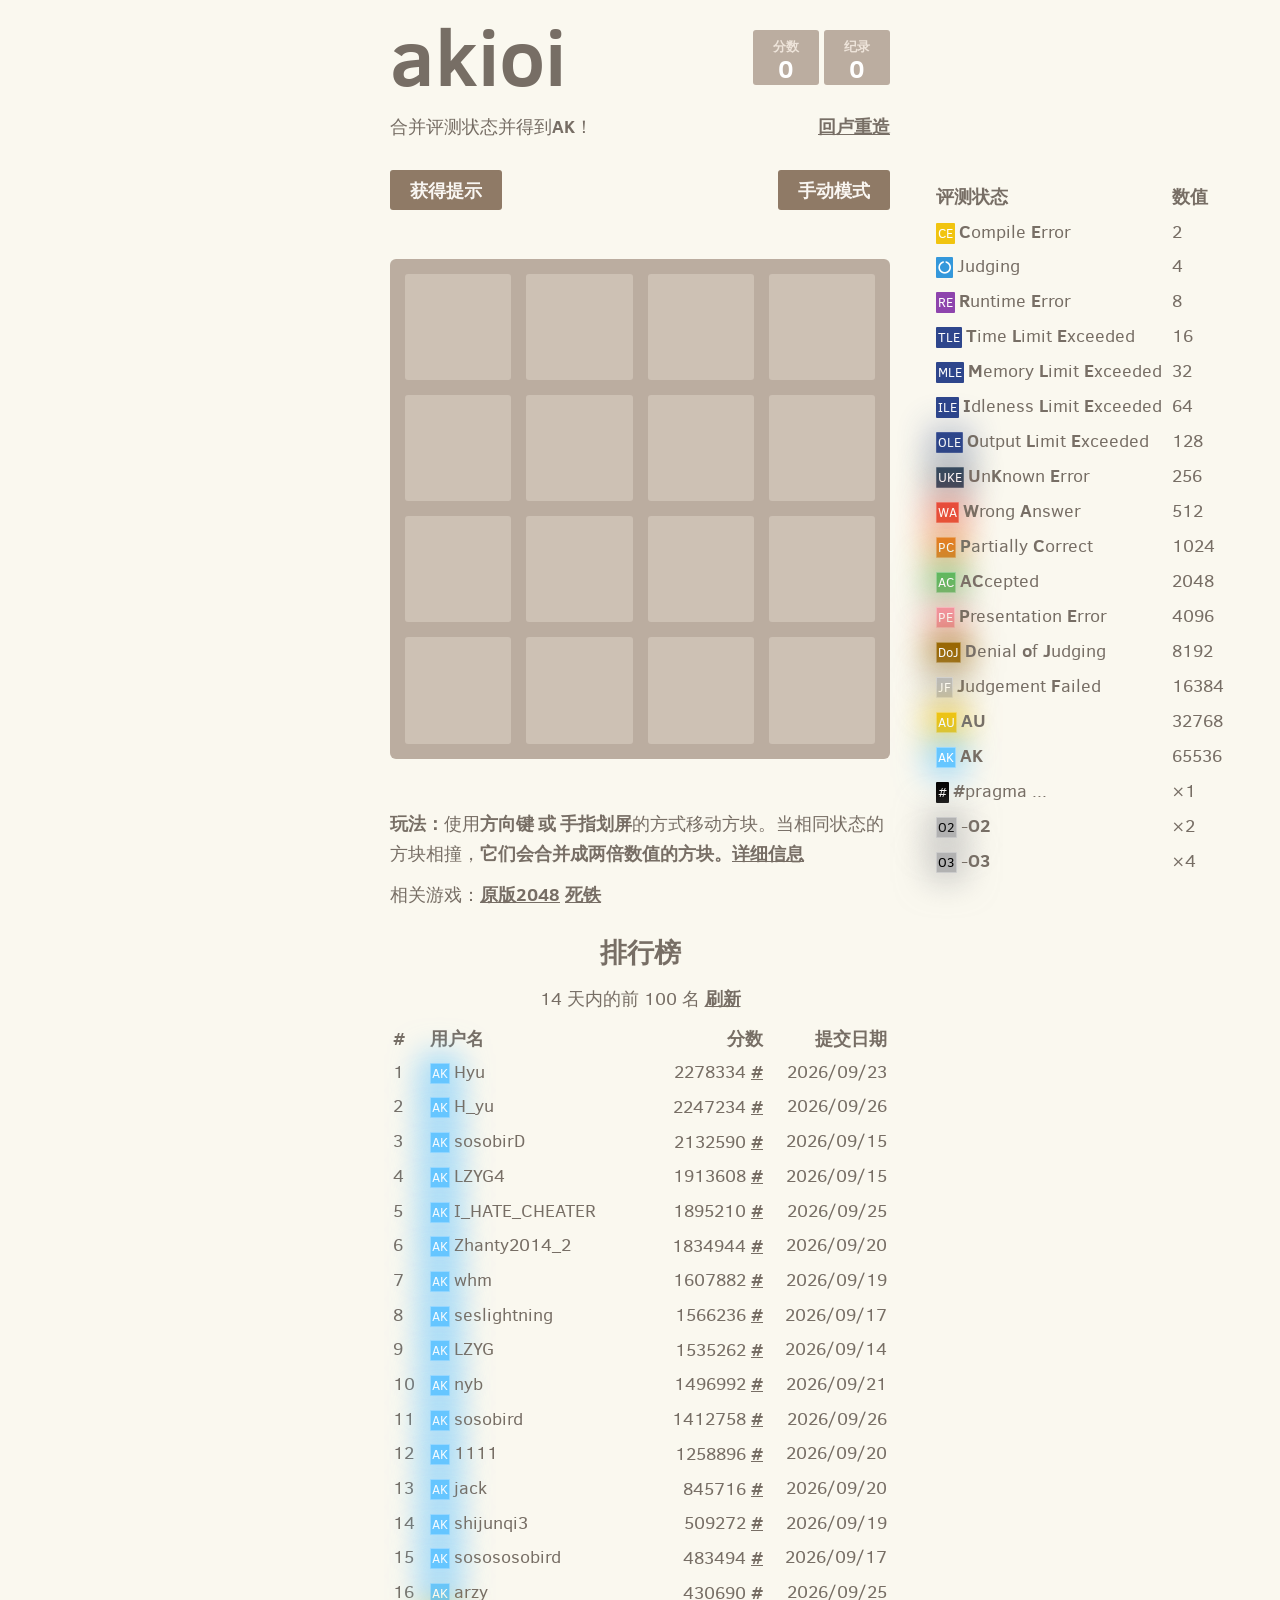
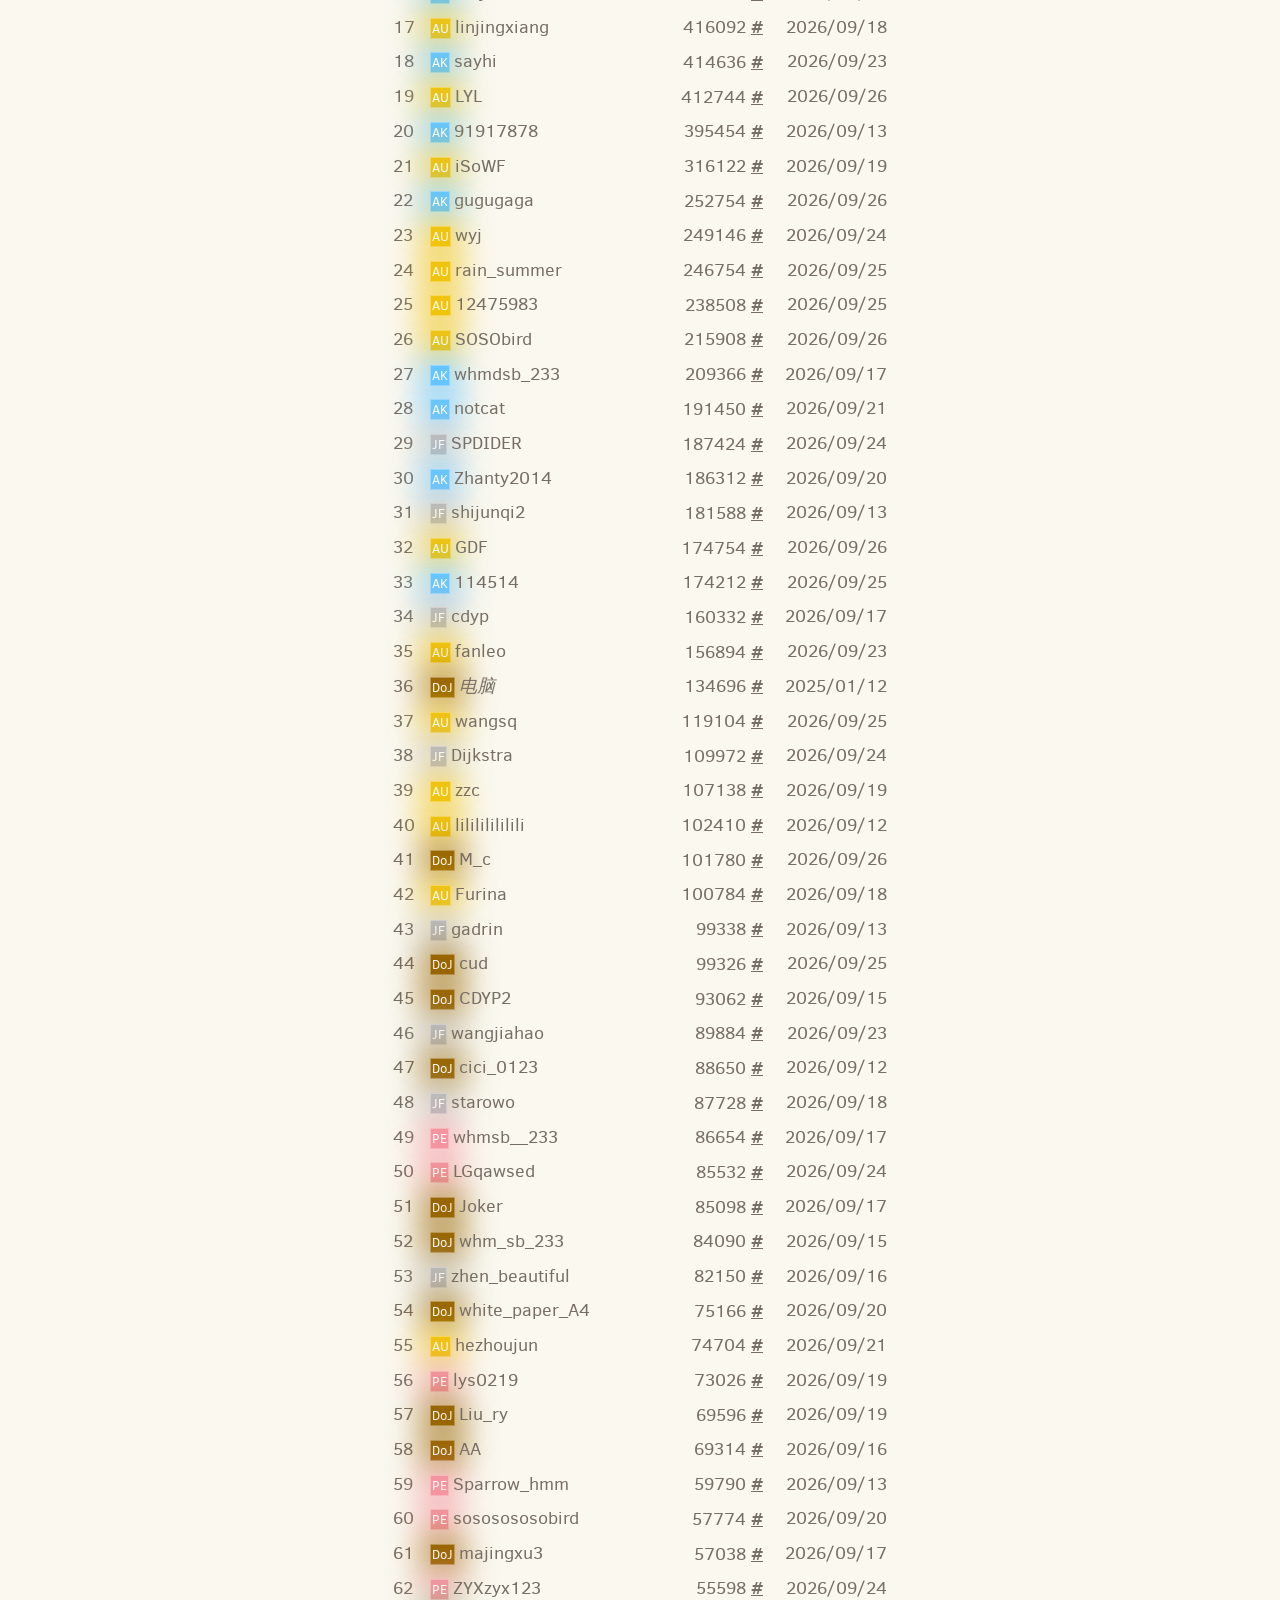
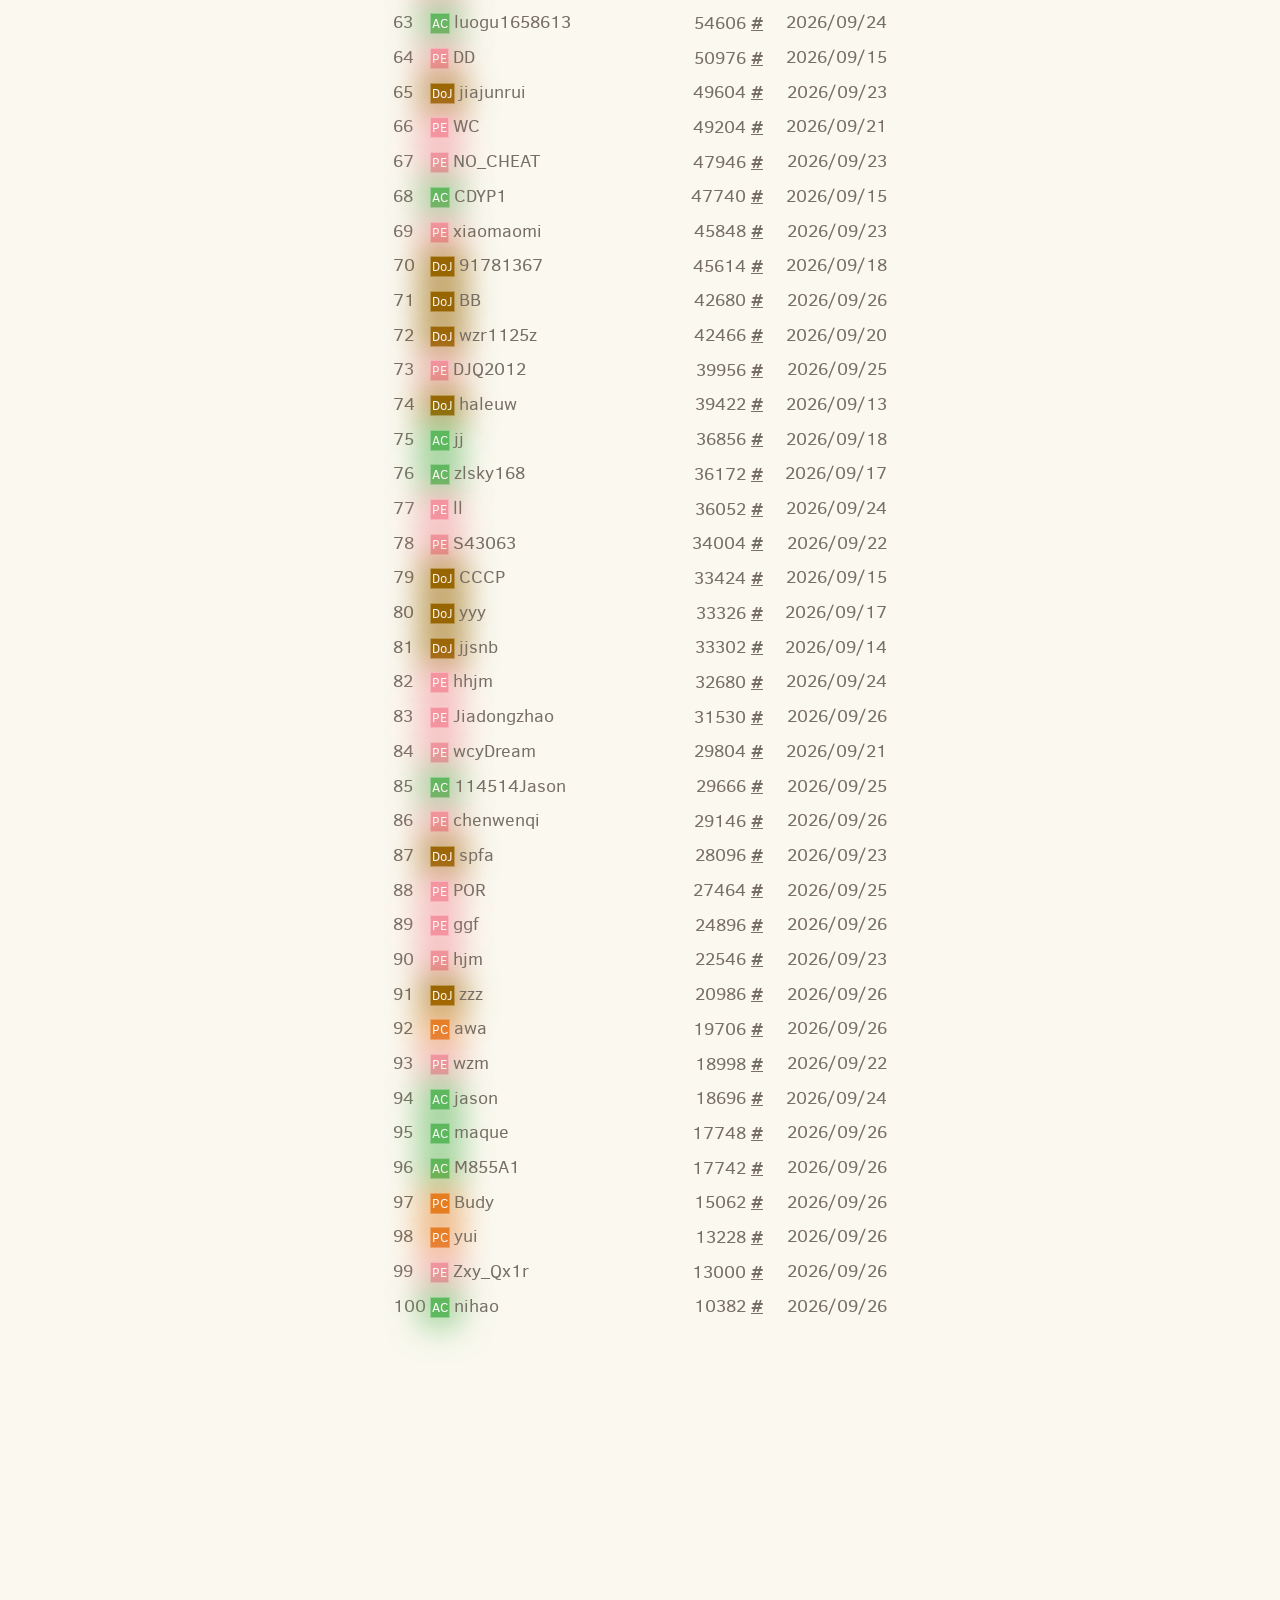
<file: index.html>
<!DOCTYPE html>
<html>
    
    <head>
        <meta charset="utf-8">
        <title>AK IOI</title>
        <link href="style/main.css" rel="stylesheet" type="text/css" encoding="utf-8">
        <link href="style/ai.css" rel="stylesheet" type="text/css">
        <link href="vendor/cdn.jsdelivr.net/npm/font-awesome@4.7.0/css/font-awesome.min.css" rel="stylesheet" type="text/css">
        <link rel="shortcut icon" href="favicon.ico">
        <script src="vendor/cdn.jsdelivr.net/npm/jquery@3.2.1/dist/jquery.min.js"></script>
        <meta name="HandheldFriendly" content="True">
        <meta name="MobileOptimized" content="320">
        <meta name="viewport" content="width=device-width, target-densitydpi=160dpi, initial-scale=1.0, maximum-scale=1, user-scalable=no">
        <meta property="og:title" content="AK IOI 游戏" />
        <meta property="og:site_name" content="AK IOI 游戏" />
        <meta property="og:description" content="合并评测状态并获得AK！警告：该游戏非常容易上瘾" />
        <meta property="og:image" content="http://gabrielecirulli.github.io/2048/meta/og_image.png" />
        <style>
        .game-container {
            touch-action: none;
        }
        </style>
        <script>
        	localStorage['65536AI_ActualValue'] = false;
        </script>
    </head>
    
    <body>
        <div class="mobile-top"></div>
        <div class="container">
            <div class="game-explanation game-list" style="pointer-events:none;position:absolute;padding-left:540px;padding-top:128px;">
                <table class="status-list">
                    <style>.status-list th,.status-list td{text-align:left;padding:4px;}</style>
                    <tr>
                        <th>评测状态</th>
                        <th>数值</th>
                    </tr>
                    <tr>
                        <td><span class="tile tile-2 example">CE</span><span class="game-list-label"><strong>C</strong>ompile <strong>E</strong>rror</span></td>
                        <td>2</td>
                    </tr>
                    <tr>
                        <td><span class="tile tile-4 example"><i class="fa fa-spin fa-circle-o-notch"></i></span><span class="game-list-label">Judging</span></td>
                        <td>4</td>
                    </tr>
                    <tr>
                        <td><span class="tile tile-8 example">RE</span><span class="game-list-label"><strong>R</strong>untime <strong>E</strong>rror</span></td>
                        <td>8</td>
                    </tr>
                    <tr>
                        <td><span class="tile tile-16 example">TLE</span><span class="game-list-label"><strong>T</strong>ime <strong>L</strong>imit <strong>E</strong>xceeded</span></td>
                        <td>16</td>
                    </tr>
                    <tr>
                        <td><span class="tile tile-32 example">MLE</span><span class="game-list-label"><strong>M</strong>emory <strong>L</strong>imit <strong>E</strong>xceeded</span></td>
                        <td>32</td>
                    </tr>
                    <tr>
                        <td><span class="tile tile-64 example">ILE</span><span class="game-list-label"><strong>I</strong>dleness <strong>L</strong>imit <strong>E</strong>xceeded</span></td>
                        <td>64</td>
                    </tr>
                    <tr>
                        <td><span class="tile tile-128 example">OLE</span><span class="game-list-label"><strong>O</strong>utput <strong>L</strong>imit <strong>E</strong>xceeded</span></td>
                        <td>128</td>
                    </tr>
                    <tr>
                        <td><span class="tile tile-256 example">UKE</span><span class="game-list-label"><strong>U</strong>n<strong>K</strong>nown <strong>E</strong>rror</span></td>
                        <td>256</td>
                    </tr>
                    <tr>
                        <td><span class="tile tile-512 example">WA</span><span class="game-list-label"><strong>W</strong>rong <strong>A</strong>nswer</span></td>
                        <td>512</td>
                    </tr>
                    <tr>
                        <td><span class="tile tile-1024 example">PC</span><span class="game-list-label"><strong>P</strong>artially <strong>C</strong>orrect</span></td>
                        <td>1024</td>
                    </tr>
                    <tr>
                        <td><span class="tile tile-2048 example">AC</span><span class="game-list-label"><strong>AC</strong>cepted</span></td>
                        <td>2048</td>
                    </tr>
                    <tr>
                        <td><span class="tile tile-4096 example">PE</span><span class="game-list-label"><strong>P</strong>resentation <strong>E</strong>rror</span></td>
                        <td>4096</td>
                    </tr>
                    <tr>
                        <td><span class="tile tile-8192 example">DoJ</span><span class="game-list-label"><strong>D</strong>enial <strong>o</strong>f <strong>J</strong>udging</span></td>
                        <td>8192</td>
                    </tr>
                    <tr>
                        <td><span class="tile tile-16384 example">JF</span><span class="game-list-label"><strong>J</strong>udgement <strong>F</strong>ailed</span></td>
                        <td>16384</td>
                    </tr>
                    <tr>
                        <td><span class="tile tile-32768 example">AU</span><span class="game-list-label"><strong>AU</strong></span></td>
                        <td>32768</td>
                    </tr>
                    <tr>
                        <td><span class="tile tile-65536 example">AK</span><span class="game-list-label"><strong>AK</strong></span></td>
                        <td>65536</td>
                    </tr>
                    <tr>
                        <td><span class="tile tile--1 example">#</span><span class="game-list-label"><strong>#</strong>pragma ...</span></td>
                        <td>×1</td>
                    </tr>
                    <tr>
                        <td><span class="tile tile--2 example">O2</span><span class="game-list-label">-<strong>O2</strong></span></td>
                        <td>×2</td>
                    </tr>
                    <tr>
                        <td><span class="tile tile--4 example">O3</span><span class="game-list-label">-<strong>O3</strong></span></td>
                        <td>×4</td>
                    </tr>
                </table>
            </div>
            <div class="heading">
                 <h1 class="title">akioi</h1>

                <div style="float:right">
                  <div class="score-container">0</div>
                  <div class="best-container">0</div>
                </div>
            </div>
            <p class="game-intro">合并评测状态并得到<strong>AK</strong>！
                <a class="restart-button" style="float:right;">回卢重造</a>
            </p>
            <div class="controls">
                <div id="hint-button-container">
                    <button id="hint-button" class="ai-button">获得提示</button>
                </div>
                <div id="feedback-container" href="javascript:void(0)" onclick="document.querySelector('#feedback-container').innerHTML='';"></div>
                <div id="run-button-container">
                    <button id="run-button" class="ai-button">手动模式</button>
                </div>
            </div>
            <div class="game-container">
                <div class="game-message">
                    <p></p>
                    <div class="lower">
                        <a class="retry-button">重玩</a>
                        <a class="score-sharing">提交成绩</a>
                    </div>
                </div>
                <div class="grid-container">
                    <div class="grid-row">
                        <div class="grid-cell"></div>
                        <div class="grid-cell"></div>
                        <div class="grid-cell"></div>
                        <div class="grid-cell"></div>
                    </div>
                    <div class="grid-row">
                        <div class="grid-cell"></div>
                        <div class="grid-cell"></div>
                        <div class="grid-cell"></div>
                        <div class="grid-cell"></div>
                    </div>
                    <div class="grid-row">
                        <div class="grid-cell"></div>
                        <div class="grid-cell"></div>
                        <div class="grid-cell"></div>
                        <div class="grid-cell"></div>
                    </div>
                    <div class="grid-row">
                        <div class="grid-cell"></div>
                        <div class="grid-cell"></div>
                        <div class="grid-cell"></div>
                        <div class="grid-cell"></div>
                    </div>
                </div>
                <div class="tile-container"></div>
            </div>
            <p class="game-explanation"> <strong class="important">玩法：</strong>使用<strong>方向键 或 手指划屏</strong>的方式移动方块。当相同状态的方块相撞，<strong>它们会合并成两倍数值的方块。</strong><a href="wiki/index.html" target="_blank">详细信息</a>
            </p>
            <p>相关游戏：<a href="https://2048game.com/" target="_blank">原版2048</a> <a href="https://dimit.me/Fe26/index_zh_CN.html" target="_blank">死铁</a></p>
            <p style="margin-top:8px;display:none;" class="game-explanation" id="getfixed"> <strong class="important">提示：</strong>iOS设备的滚动锁定功能存在问题。你可以<a href="javascript:void(0)" onclick="document.querySelector('html').style.position='fixed';">禁止滚动</a> 以获得更好的游戏体验。
            </p>
            <h2><center>排行榜</center></h2>
            <p style="margin-top:-8px;"><center>14 天内的前 100 名&nbsp;<a href="javascript:;" onclick="showrank()">刷新</a></center></p>
            <p class="ranklist-show-area" style="margin-bottom: 300px;"></p>
            <script>
                var rank_is_loading = false;
                function showrank() {
                    if(rank_is_loading) return;
                    rank_is_loading = true;
                    $showbox = $('.ranklist-show-area');
                    $showbox.html('正在加载...');
                    $.ajax({
                        type: "GET",
                        cache: false,
                        url: "ranklist/ranklist.php",
                        dataType: "text",
                        error: function(e) {
                            console.log('排行加载失败：',e);
                            $showbox.html('加载失败');
                            rank_is_loading=false;
                        },
                        success: function(e) {
                            $showbox.html(e);
                            rank_is_loading=false;
                        }
                    });
                }
                showrank();
                function hideinfo() {
                    $('.ranklist-info').css('display','none');
                }
                function hideann() {
                    $('.ann-info').css('display','none');
                }
                function showinfo(id) {
                    $area = $('.info-code');
                    $box = $('.ranklist-info');
                    $.ajax({
                        type: "GET",
                        cache: false,
                        url: "ranklist/get_info.php?gameid="+id,
                        dataType: "text",
                        error: function(e) {
                            console.log('详情加载失败：',e);
                            $area.html('加载失败');
                            $box.css('display','block');
                        },
                        success: function(e) {
                            $area.html(e);
                            $box.css('display','block');
                        }
                    });
                }
                function showann(id) {
                    $area = $('.ann-code');
                    $box = $('.ann-info');
                    $.ajax({
                        type: "GET",
                        cache: false,
                        url: "skip-announcement/"+id+".txt",
                        dataType: "text",
                        error: function(e) {
                            console.log('详情加载失败：',e);
                            $area.html('加载失败');
                            $box.css('display','block');
                        },
                        success: function(e) {
                            $area.html(e);
                            $box.css('display','block');
                        }
                    });
                }
            </script>
            <style>
                .ranklist-info,
                .ann-info {
                    position:fixed;
                    width:100%;
                    height:100%;
                    left:0;
                    top:0;
                    background-color:rgba(0,0,0,0.5);
                    z-index:500;
                    /*overflow-y:scroll;*/
                    padding:16px;
                    display:block;
                }
                .ranklist-info-inner,
                .ann-info-inner{
                    width: calc(100% - 56px);
                    height: calc(100% - 56px);
                    background-color:#FFF;
                    z-index:501;
                    padding:12px;
                }
                .code-block {
                    border:1px solid #666;
                    background-color: #EEE;
                    font-size:14px;
                    padding:4px;
                    overflow-x:scroll;
                    overflow-y:scroll;
                }
                .info-code,
                .ann-code{
                    width: calc(100% - 13px);
                    height: calc(100% - 45px);
                    margin-bottom:0px;
                    font-size: 17px;
                }
            </style>
            <div class="ranklist-info" style="display:none;">
                <div class="ranklist-info-inner">
                    <h3 style="line-height:20%;margin-top:8px;"><a onclick="hideinfo()">×</a>&nbsp;记录详情</h3>
                    <pre class="code-block info-code">
                        Test text
                    </pre>
                </div>
            </div>
            <div class="ann-info" style="display:none;">
                <div class="ann-info-inner">
                    <h3 style="line-height:20%;margin-top:8px;"><a onclick="hideann()">×</a>&nbsp;作弊说明</h3>
                    <pre class="code-block ann-code">
                        Test text
                    </pre>
                </div>
            </div>
            <!--hr>
            Credits moved to wiki.
            <p>Created by <a href="http://gabrielecirulli.com" target="_blank">Gabriele Cirulli.</a> Based on <a href="https://itunes.apple.com/us/app/1024!/id823499224" target="_blank">1024 by Veewo Studio</a> and conceptually similar to <a href="http://asherv.com/threes/"
                target="_blank">Threes by Asher Vollmer.</a>

            </p>
            <p>AI solver by <a href="https://github.com/ov3y/65536-AI">Matt Overlan</a>

            </p>
            <div class="sharing"> <a href="https://localhost:1/share" class="twitter-share-button" data-text="Check out 65536, a game where you join numbers to score high! #65536game #65536ai" data-via="gabrielecirulli">Tweet</a>

                <script>
                ! function (d, s, id) {
                    var js, fjs = d.getElementsByTagName(s)[0],
                        p = /^http:/.test(d.location) ? 'http' : 'https';
                    if (!d.getElementById(id)) {
                        js = d.createElement(s);
                        js.id = id;
                        js.src = p + '://localhost:1/widgets.js';
                        fjs.parentNode.insertBefore(js, fjs);
                    }
                }(document, 'script', 'twitter-wjs');
                </script> <span class="btc-donate">
        <a href="bitcoin:1Ec6onfsQmoP9kkL3zkpB6c5sA4PVcXU2i">
          <img src="meta/icon_bitcoin.png">Donate
        </a>
        <span class="address"><code>1Ec6onfsQmoP9kkL3zkpB6c5sA4PVcXU2i</code></span>
</span>
            </div>
        </div-->
        </div>
        <script src="js/animframe_polyfill.js"></script>
        <script src="js/hammer.min.js"></script>
        <script src="js/keyboard_input_manager.js"></script>
        <script src="js/html_actuator.js"></script>
        <script src="js/grid.js"></script>
        <script src="js/tile.js"></script>
        <script src="js/game_manager.js"></script>
        <script src="js/application.js"></script>
        <!--script src="js/all.js"></script-->
        <script src="js/ai.js"></script>
        <!--script src="https://cdn.luogu.org/js/jquery-2.1.1.min.js"></script-->
        <script>
          function IsPC(){    
            var userAgentInfo = navigator.userAgent;  
            var Agents = new Array("Android", "iPhone", "SymbianOS", "Windows Phone", "iPad", "iPod");    
            var flag = true;
            for (var v = 0; v < Agents.length; v++) {    
              if (userAgentInfo.indexOf(Agents[v]) > 0) { flag = false; break; }    
            }    
            return flag;    
          }
          var u = navigator.userAgent;
          var isiOS = !!u.match(/\(i[^;]+;( U;)? CPU.+Mac OS X/);
          if(!isiOS) document.getElementById("getfixed").style.display="none";
        </script>
        


        <!--TRAKING CODE PLEASE REMOVE-->
        <script
            async
            src="https://analytics.sparkslab.art/script.js"
            data-website-id="19eea08a-0ecc-4c91-b6fb-1a1234e10586"
            data-domains="apps.ak-ioi.com"
        ></script>

        <!--DO NOT REMOVE THIS-->
        <script>
            /**
             * Tracked:
             * restart - 重新开始游戏
             * // end - 游戏结束
             * submit - 提交成绩
             */
            /**
             * The tracking function
             */
            window.sendAnalyticsEvent = (name) => {
                if(window.umami) {
                    window.umami.track(name)
                }
            }
        </script>
    </body>

</html>
</file>
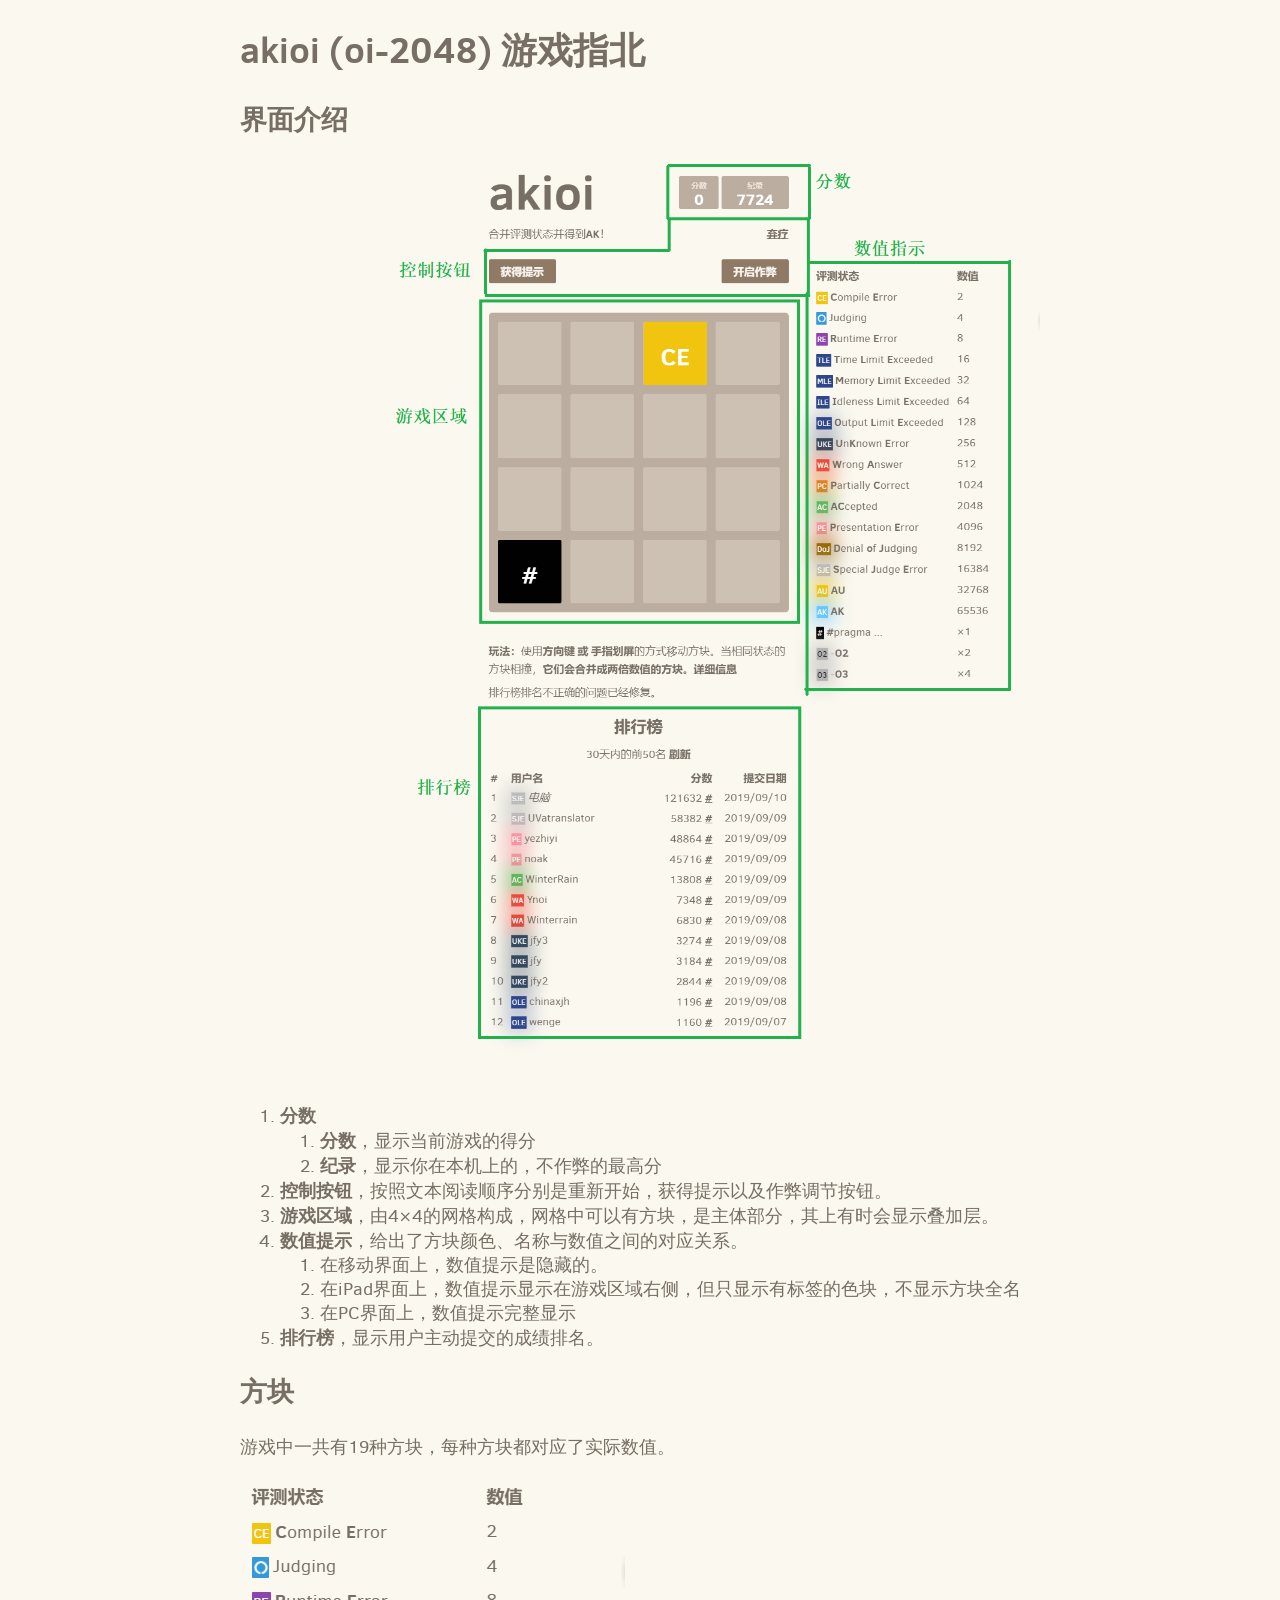
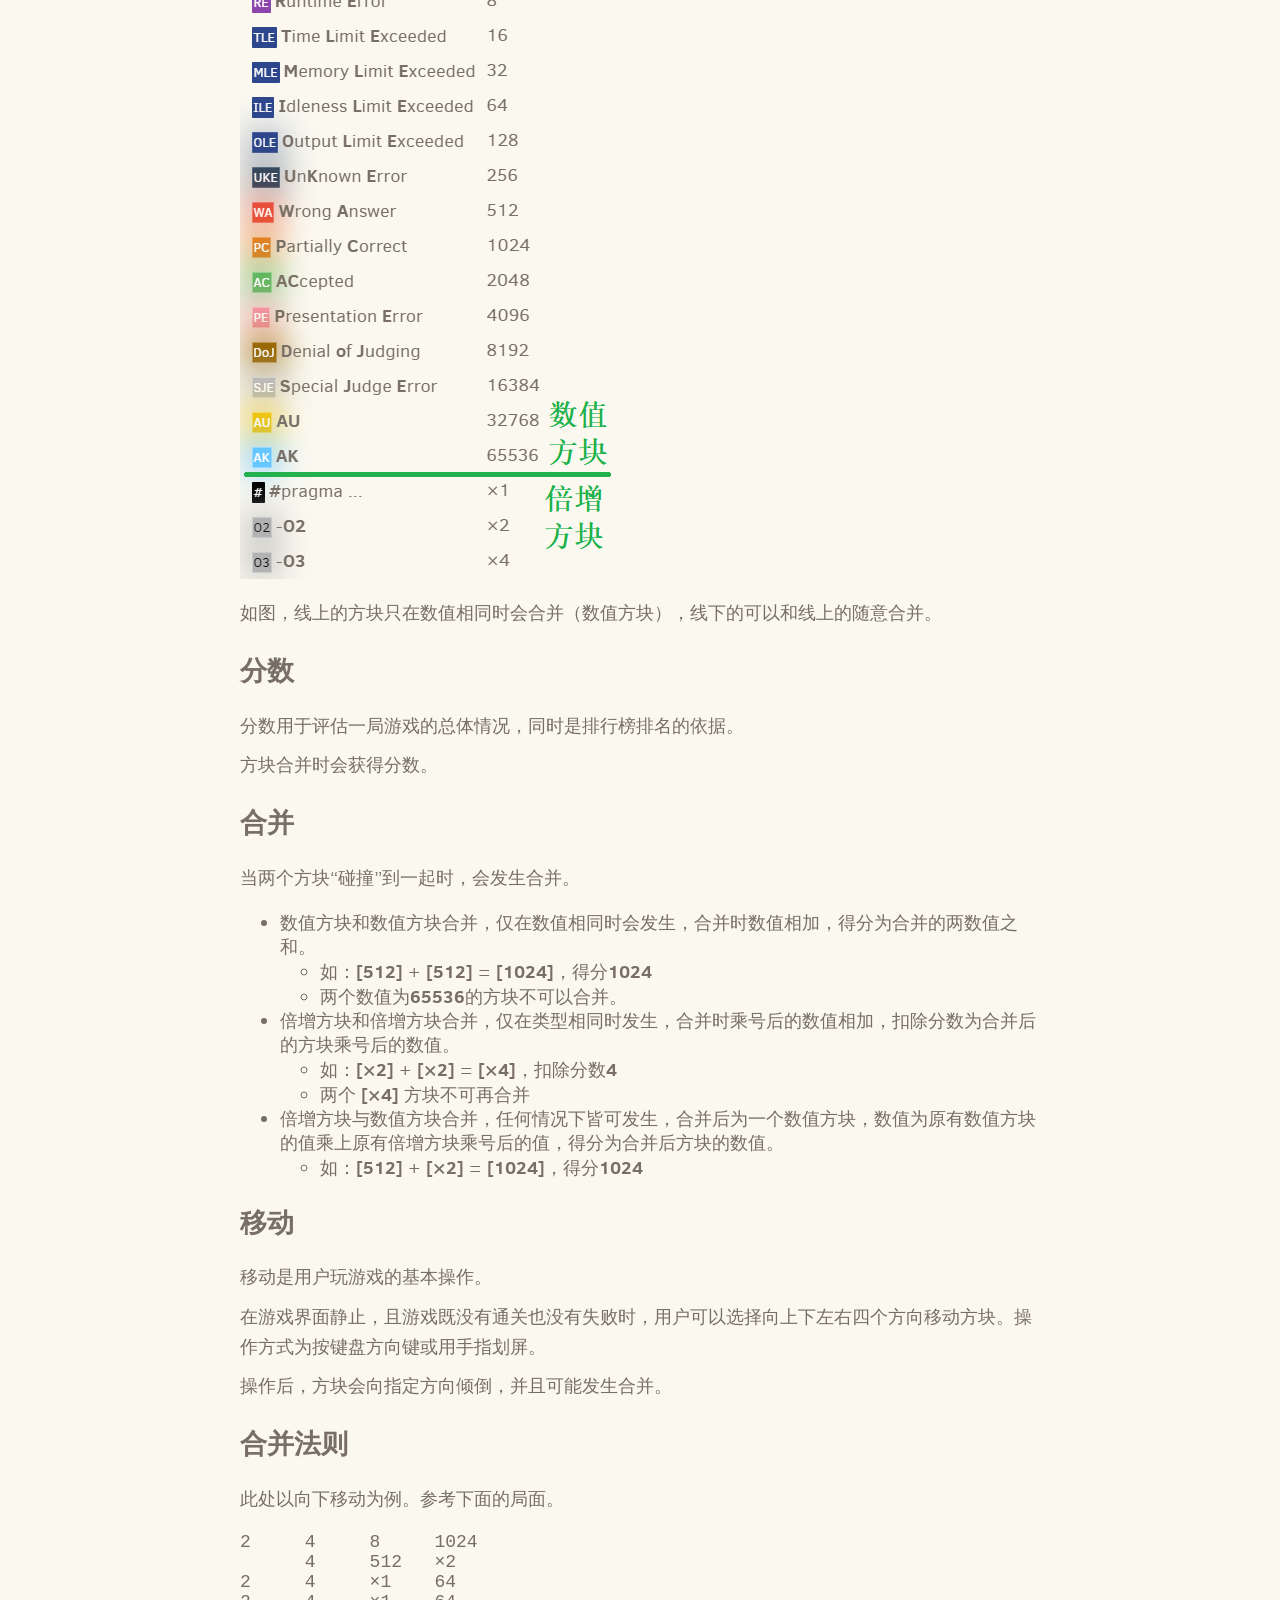
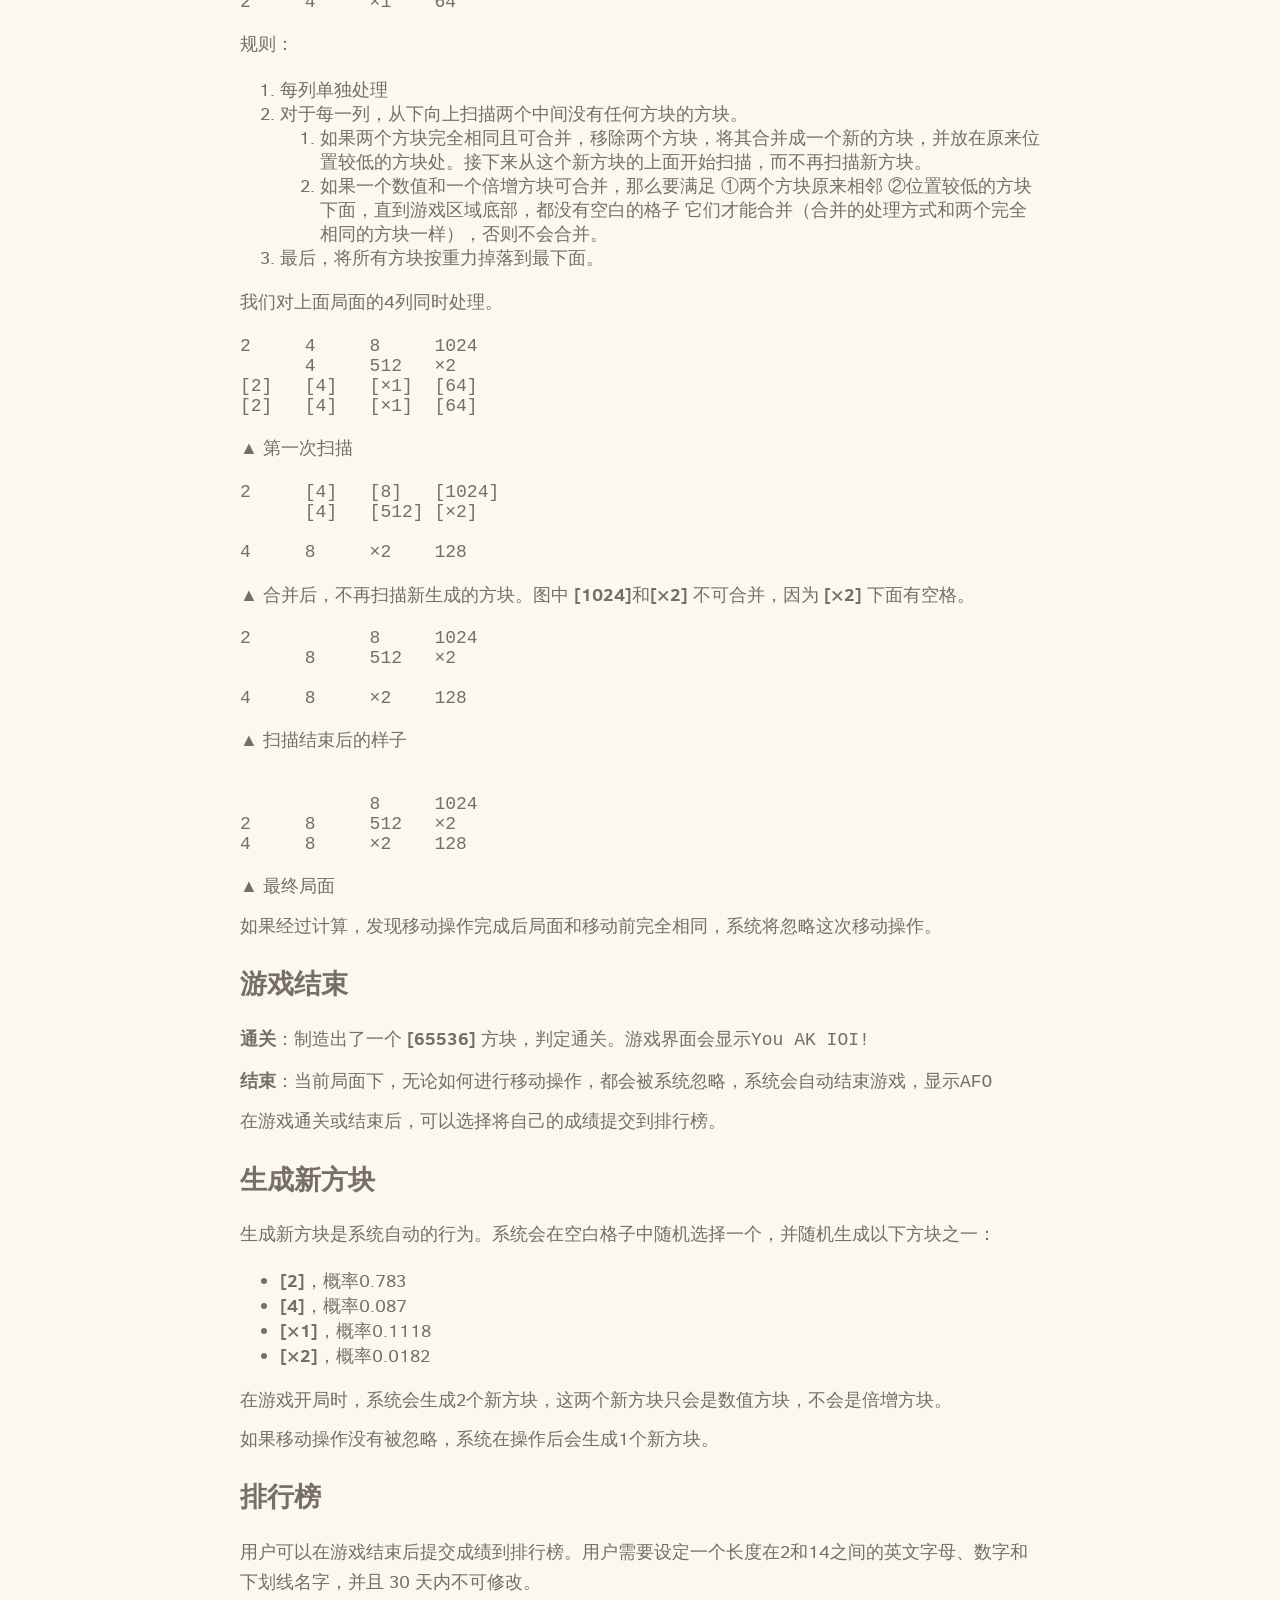
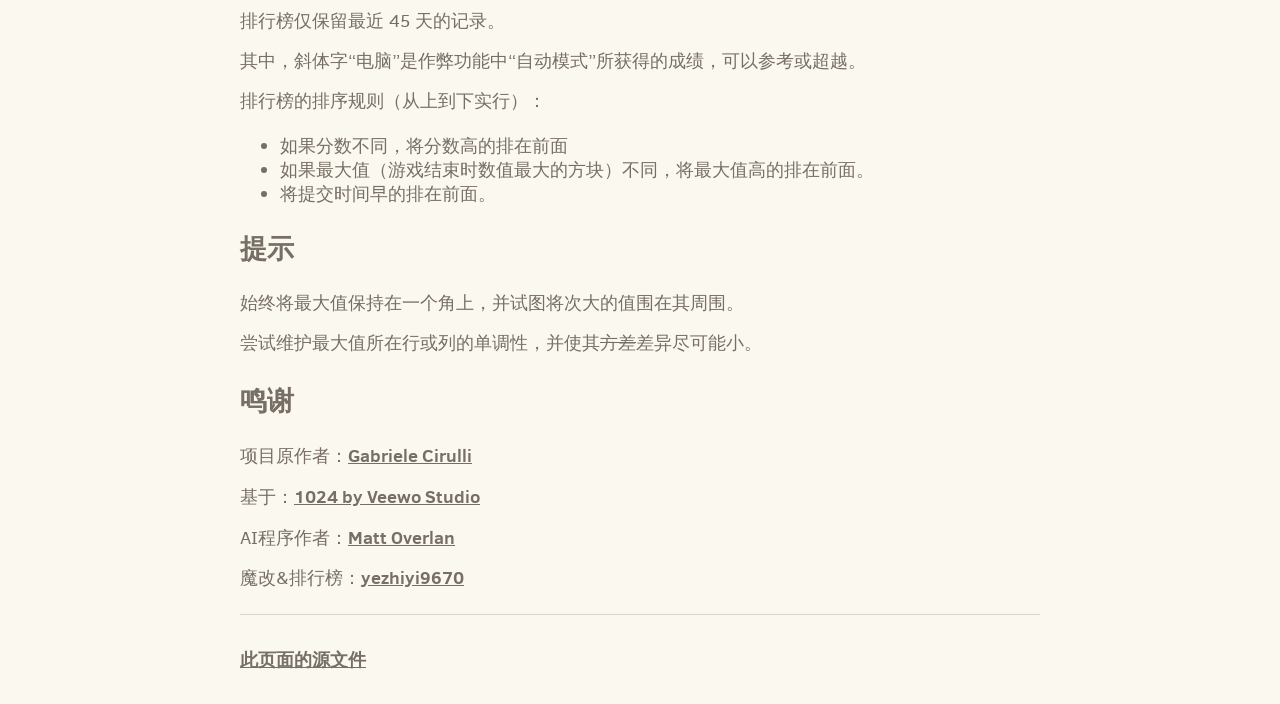
<file: wiki/index.html>
<!DOCTYPE html>
<html>
    
    <head>
        <meta charset="utf-8">
        <title>AK IOI 游戏指北</title>
        <link href="../style/main.css" rel="stylesheet" type="text/css" encoding="utf-8">
        <link href="../style/ai.css" rel="stylesheet" type="text/css">
        <link href="../vendor/cdn.jsdelivr.net/gh/xb2016/kratos-pjax@0.4.0/static/css/font-awesome.min.css" rel="stylesheet" type="text/css">
        <link rel="shortcut icon" href="favicon.ico">
        <script src="../vendor/cdn.jsdelivr.net/npm/jquery@3.2.1/dist/jquery.min.js"></script>
        <meta name="HandheldFriendly" content="True">
        <meta name="MobileOptimized" content="320">
        <meta name="viewport" content="width=device-width, target-densitydpi=160dpi, initial-scale=1.0, maximum-scale=1, user-scalable=no">
        <style>
        .game-container {
            touch-action: none;
        }
        img{
            max-width:100%;
        }
        </style>
    </head>
    
    <body>
        <div class="mobile-top"></div>
        <div class="container" style="max-width: 800px; width: 100%;">
            <h1>akioi (oi-2048) 游戏指北</h1>
<h2>界面介绍</h2>
<p><img src="all.png" alt="游戏界面截图" /></p>
<ol>
<li><strong>分数</strong><ol>
<li><strong>分数</strong>，显示当前游戏的得分</li>
<li><strong>纪录</strong>，显示你在本机上的，不作弊的最高分</li>
</ol>
</li>
<li><strong>控制按钮</strong>，按照文本阅读顺序分别是<code>重新开始</code>，<code>获得提示</code>以及<code>作弊调节按钮</code>。</li>
<li><strong>游戏区域</strong>，由4×4的网格构成，网格中可以有方块，是主体部分，其上有时会显示叠加层。</li>
<li><strong>数值提示</strong>，给出了方块颜色、名称与数值之间的对应关系。<ol>
<li>在移动界面上，数值提示是隐藏的。</li>
<li>在iPad界面上，数值提示显示在游戏区域右侧，但只显示有标签的色块，不显示方块全名</li>
<li>在PC界面上，数值提示完整显示</li>
</ol>
</li>
<li><strong>排行榜</strong>，显示用户主动提交的成绩排名。</li>
</ol>
<h2>方块</h2>
<p>游戏中一共有19种方块，每种方块都对应了实际数值。</p>
<p><img src="blocks.png" alt="方块键值对应表" /></p>
<p>如图，线上的方块只在数值相同时会合并（数值方块），线下的可以和线上的随意合并。</p>
<h2>分数</h2>
<p>分数用于评估一局游戏的总体情况，同时是排行榜排名的依据。</p>
<p>方块合并时会获得分数。</p>
<h2>合并</h2>
<p>当两个方块“碰撞”到一起时，会发生合并。</p>
<ul>
<li>数值方块和数值方块合并，仅在数值相同时会发生，合并时数值相加，得分为合并的两数值之和。<ul>
<li>如：<strong>[512]</strong> + <strong>[512]</strong> = <strong>[1024]</strong>，得分<strong>1024</strong></li>
<li>两个数值为<strong>65536</strong>的方块不可以合并。</li>
</ul>
</li>
<li>倍增方块和倍增方块合并，仅在类型相同时发生，合并时乘号后的数值相加，扣除分数为合并后的方块乘号后的数值。<ul>
<li>如：<strong>[×2]</strong> + <strong>[×2]</strong> = <strong>[×4]</strong>，扣除分数<strong>4</strong></li>
<li>两个 <strong>[×4]</strong> 方块不可再合并</li>
</ul>
</li>
<li>倍增方块与数值方块合并，任何情况下皆可发生，合并后为一个数值方块，数值为原有数值方块的值乘上原有倍增方块乘号后的值，得分为合并后方块的数值。<ul>
<li>如：<strong>[512]</strong> + <strong>[×2]</strong> = <strong>[1024]</strong>，得分<strong>1024</strong></li>
</ul>
</li>
</ul>
<h2>移动</h2>
<p>移动是用户玩游戏的基本操作。</p>
<p>在游戏界面静止，且游戏既没有通关也没有失败时，用户可以选择向上下左右四个方向移动方块。操作方式为按键盘方向键或用手指划屏。</p>
<p>操作后，方块会向指定方向倾倒，并且可能发生合并。</p>
<h2>合并法则</h2>
<p>此处以向下移动为例。参考下面的局面。</p>
<pre><code class="language-plain">2     4     8     1024
      4     512   ×2
2     4     ×1    64
2     4     ×1    64</code></pre>
<p>规则：</p>
<ol>
<li>每列单独处理</li>
<li>对于每一列，从下向上扫描两个中间没有任何方块的方块。<ol>
<li>如果两个方块完全相同且可合并，移除两个方块，将其合并成一个新的方块，并放在原来位置较低的方块处。接下来从这个新方块的上面开始扫描，而不再扫描新方块。</li>
<li>如果一个数值和一个倍增方块可合并，那么要满足 ①两个方块原来相邻 ②位置较低的方块下面，直到游戏区域底部，都没有空白的格子 它们才能合并（合并的处理方式和两个完全相同的方块一样），否则不会合并。</li>
</ol>
</li>
<li>最后，将所有方块按重力掉落到最下面。</li>
</ol>
<p>我们对上面局面的4列同时处理。</p>
<pre><code class="language-plain">2     4     8     1024
      4     512   ×2
[2]   [4]   [×1]  [64]
[2]   [4]   [×1]  [64]</code></pre>
<p>▲ 第一次扫描</p>
<pre><code class="language-plain">2     [4]   [8]   [1024]
      [4]   [512] [×2]

4     8     ×2    128</code></pre>
<p>▲ 合并后，不再扫描新生成的方块。图中 <strong>[1024]</strong>和<strong>[×2]</strong> 不可合并，因为 <strong>[×2]</strong> 下面有空格。</p>
<pre><code class="language-plain">2           8     1024
      8     512   ×2  

4     8     ×2    128</code></pre>
<p>▲ 扫描结束后的样子</p>
<pre><code class="language-plain">
            8     1024
2     8     512   ×2
4     8     ×2    128</code></pre>
<p>▲ 最终局面</p>
<p>如果经过计算，发现移动操作完成后局面和移动前完全相同，系统将忽略这次移动操作。</p>
<h2>游戏结束</h2>
<p><strong>通关</strong>：制造出了一个 <strong>[65536]</strong> 方块，判定通关。游戏界面会显示<code>You AK IOI!</code></p>
<p><strong>结束</strong>：当前局面下，无论如何进行移动操作，都会被系统忽略，系统会自动结束游戏，显示<code>AFO</code></p>
<p>在游戏通关或结束后，可以选择将自己的成绩提交到排行榜。</p>
<h2>生成新方块</h2>
<p>生成新方块是系统自动的行为。系统会在空白格子中随机选择一个，并随机生成以下方块之一：</p>
<ul>
<li><strong>[2]</strong>，概率0.783</li>
<li><strong>[4]</strong>，概率0.087</li>
<li><strong>[×1]</strong>，概率0.1118</li>
<li><strong>[×2]</strong>，概率0.0182</li>
</ul>
<p>在游戏开局时，系统会生成2个新方块，这两个新方块只会是数值方块，不会是倍增方块。</p>
<p>如果移动操作没有被忽略，系统在操作后会生成1个新方块。</p>
<h2>排行榜</h2>
<p>用户可以在游戏结束后提交成绩到排行榜。用户需要设定一个长度在2和14之间的英文字母、数字和下划线名字，并且 30 天内不可修改。</p>
<p>排行榜仅保留最近 45 天的记录。</p>
<p>其中，斜体字“电脑”是作弊功能中“自动模式”所获得的成绩，可以参考或超越。</p>
<p>排行榜的排序规则（从上到下实行）：</p>
<ul>
<li>如果分数不同，将分数高的排在前面</li>
<li>如果最大值（游戏结束时数值最大的方块）不同，将最大值高的排在前面。</li>
<li>将提交时间早的排在前面。</li>
</ul>
<h2>提示</h2>
<p>始终将最大值保持在一个角上，并试图将次大的值围在其周围。</p>
<p>尝试维护最大值所在行或列的单调性，并使其<del>方差</del>差异尽可能小。</p>
<h2>鸣谢</h2>
<p>项目原作者：<a href="http://gabrielecirulli.com">Gabriele Cirulli</a></p>
<p>基于：<a href="https://itunes.apple.com/us/app/1024!/id823499224">1024 by Veewo Studio</a></p>
<p>AI程序作者：<a href="https://github.com/ov3y/2048-AI">Matt Overlan</a></p>
<p>魔改&amp;排行榜：<a href="https://ak-ioi.com/">yezhiyi9670</a></p>
<hr />
<p><a href="source.php">此页面的源文件</a></p>        </div>
    </body>

</html>
</file>
<file: style/main.css>
/* 你要是还乱码，我就当场把这个电脑屏幕吃掉 */
@import url(fonts/clear-sans.css);
 html, body {
    margin: 0;
    padding: 0;
    background: #faf8ef;
    color: #776e65;
    font-family:"Clear Sans", "Helvetica Neue", Arial, sans-serif;
    font-size: 18px;
}
body {
    margin: 0px 0;
}
.heading:after {
    content:"";
    display: block;
    clear: both;
}
h1.title {
    font-size: 80px;
    font-weight: bold;
    margin: 0;
    display: block;
    float: left;
}
@-webkit-keyframes move-up {
    0% {
        top: 25px;
        opacity: 1;
    }
    100% {
        top: -50px;
        opacity: 0;
    }
}
@-moz-keyframes move-up {
    0% {
        top: 25px;
        opacity: 1;
    }
    100% {
        top: -50px;
        opacity: 0;
    }
}
@keyframes move-up {
    0% {
        top: 25px;
        opacity: 1;
    }
    100% {
        top: -50px;
        opacity: 0;
    }
}
.score-container, .best-container {
    position: relative;
    display: inline-block;
    background: #bbada0;
    padding: 15px 25px;
    font-size: 25px;
    height: 25px;
    line-height: 47px;
    font-weight: bold;
    border-radius: 3px;
    color: white;
    margin-top: 30px;
    text-align: center;
}
.score-container:after, .best-container:after {
    position: absolute;
    width: 100%;
    top: 10px;
    left: 0;
    text-transform: uppercase;
    font-size: 13px;
    line-height: 13px;
    text-align: center;
    color: #eee4da;
}
.score-container .score-addition, .best-container .score-addition {
    position: absolute;
    right: 30px;
    color: red;
    font-size: 25px;
    line-height: 25px;
    font-weight: bold;
    color: rgba(119, 110, 101, 0.9);
    z-index: 100;
    -webkit-animation: move-up 600ms ease-in;
    -moz-animation: move-up 600ms ease-in;
    animation: move-up 600ms ease-in;
    -webkit-animation-fill-mode: both;
    -moz-animation-fill-mode: both;
    animation-fill-mode: both;
}
.score-container:after {
    content:"分数";
}
.best-container:after {
    content:"纪录";
}
.score-container .score-addition {
    position: absolute;
    right: 30px;
    color: red;
    font-size: 25px;
    line-height: 25px;
    font-weight: bold;
    color: rgba(119, 110, 101, 0.9);
    z-index: 100;
    -webkit-animation: move-up 600ms ease-in;
    -moz-animation: move-up 600ms ease-in;
    -webkit-animation-fill-mode: both;
    -moz-animation-fill-mode: both;
}
p {
    margin-top: 0;
    margin-bottom: 10px;
    line-height: 1.65;
}
a {
    color: #776e65;
    font-weight: bold;
    text-decoration: underline;
    cursor: pointer;
}
strong.important {
    text-transform: uppercase;
}
hr {
    border: none;
    border-bottom: 1px solid #d8d4d0;
    margin-top: 20px;
    margin-bottom: 30px;
}
.container {
    width: 500px;
    margin: 0 auto;
}
@-webkit-keyframes fade-in {
    0% {
        opacity: 0;
    }
    100% {
        opacity: 1;
    }
}
@-moz-keyframes fade-in {
    0% {
        opacity: 0;
    }
    100% {
        opacity: 1;
    }
}
@keyframes fade-in {
    0% {
        opacity: 0;
    }
    100% {
        opacity: 1;
    }
}
.game-container {
    margin-top: 40px;
    position: relative;
    padding: 15px;
    cursor: default;
    -webkit-touch-callout: none;
    -webkit-user-select: none;
    -moz-user-select: none;
    background: #bbada0;
    border-radius: 6px;
    width: 500px;
    height: 500px;
    -webkit-box-sizing: border-box;
    -moz-box-sizing: border-box;
    box-sizing: border-box;
}
.game-container .game-message {
    display: none;
    position: absolute;
    top: 0;
    right: 0;
    bottom: 0;
    left: 0;
    background: rgba(238, 228, 218, 0.5);
    z-index: 100;
    text-align: center;
    -webkit-animation: fade-in 800ms ease 1200ms;
    -moz-animation: fade-in 800ms ease 1200ms;
    -webkit-animation-fill-mode: both;
    -moz-animation-fill-mode: both;
}
.game-container .game-message p {
    font-size: 60px;
    font-weight: bold;
    height: 60px;
    line-height: 60px;
    margin-top: 222px;
}
.game-container .game-message .lower {
    display: block;
    margin-top: 59px;
}
.game-container .game-message a {
    display: inline-block;
    background: #8f7a66;
    border-radius: 3px;
    padding: 0 20px;
    text-decoration: none;
    color: #f9f6f2;
    height: 40px;
    line-height: 42px;
    margin-left: 9px;
}
.game-container .game-message .score-sharing {
    display: inline-block;
    vertical-align: middle;
    margin-left: 10px;
}
.game-container .game-message.game-won {
    background: rgba(237, 194, 46, 0.5);
    color: #f9f6f2;
}
.game-container .game-message.game-won, .game-container .game-message.game-over {
    display: block;
}
.grid-container {
    position: absolute;
    z-index: 1;
}
.grid-row {
    margin-bottom: 15px;
}
.grid-row:last-child {
    margin-bottom: 0;
}
.grid-row:after {
    content:"";
    display: block;
    clear: both;
}
.grid-cell {
    width: 106.25px;
    height: 106.25px;
    margin-right: 15px;
    float: left;
    border-radius: 3px;
    background: rgba(238, 228, 218, 0.35);
}
.grid-cell:last-child {
    margin-right: 0;
}
.tile-container {
    position: absolute;
    z-index: 2;
}
.tile {
    width: 106.25px;
    height: 106.25px;
    line-height: 116.25px;
}
.tile.tile-position-1-1 {
    position: absolute;
    left: 0px;
    top: 0px;
}
.tile.tile-position-1-2 {
    position: absolute;
    left: 0px;
    top: 121px;
}
.tile.tile-position-1-3 {
    position: absolute;
    left: 0px;
    top: 243px;
}
.tile.tile-position-1-4 {
    position: absolute;
    left: 0px;
    top: 364px;
}
.tile.tile-position-2-1 {
    position: absolute;
    left: 121px;
    top: 0px;
}
.tile.tile-position-2-2 {
    position: absolute;
    left: 121px;
    top: 121px;
}
.tile.tile-position-2-3 {
    position: absolute;
    left: 121px;
    top: 243px;
}
.tile.tile-position-2-4 {
    position: absolute;
    left: 121px;
    top: 364px;
}
.tile.tile-position-3-1 {
    position: absolute;
    left: 243px;
    top: 0px;
}
.tile.tile-position-3-2 {
    position: absolute;
    left: 243px;
    top: 121px;
}
.tile.tile-position-3-3 {
    position: absolute;
    left: 243px;
    top: 243px;
}
.tile.tile-position-3-4 {
    position: absolute;
    left: 243px;
    top: 364px;
}
.tile.tile-position-4-1 {
    position: absolute;
    left: 364px;
    top: 0px;
}
.tile.tile-position-4-2 {
    position: absolute;
    left: 364px;
    top: 121px;
}
.tile.tile-position-4-3 {
    position: absolute;
    left: 364px;
    top: 243px;
}
.tile.tile-position-4-4 {
    position: absolute;
    left: 364px;
    top: 364px;
}
.tile {
    border-radius: 3px;
    background: #eee4da;
    text-align: center;
    font-weight: bold;
    z-index: 10;
    font-size: 40px !important;
    -webkit-transition: 100ms ease-in-out;
    -moz-transition: 100ms ease-in-out;
    -webkit-transition-property: top, left;
    -moz-transition-property: top, left;
}
.tile.example {
    border-radius: 1px;
    background: #eee4da;
    text-align: center;
    font-weight: normal;
    z-index: 1;
    font-size: 13px !important;
    /*width:20px;*/
    margin-right:4px;
    margin-top:0;
    margin-left:0;
    margin-bottom:0;
    padding:2px;
    line-height: 100%;
}
@media screen and (max-width: 480px) {
    .tile {
        font-size: 20px!important;
    }
}
@media screen and (max-width: 1201px) {
    .game-list-label {
        display:none;
    }
}
@media screen and (max-width: 895px) {
    .game-list {
        display:none;
    }
}
.tile.tile--1 {
    color:#FFF;
    background: rgb(0,0,0);
    box-shadow: 0 0 30px 10px rgba(178,178,178, 0), inset 0 0 0 1px rgba(255, 255, 255, 0);
}
.tile.tile-2 {
    color:#FFF;
    background: rgb(241,196,15);
    box-shadow: 0 0 30px 10px rgba(241,196,15, 0), inset 0 0 0 1px rgba(255, 255, 255, 0);
}
.tile.tile-4 {
    color:#FFF;
    background: rgb(52,152,219);
    box-shadow: 0 0 30px 10px rgba(52,152,219, 0), inset 0 0 0 1px rgba(255, 255, 255, 0);
}
.tile.tile-8 {
    color: #FFF;
    background: rgb(142,68,173);
}
.tile.tile-16 {
    color: #FFF;
    background: rgb(46,70,140);
}
.tile.tile-32 {
    color: #FFF;
    background: rgb(46,70,140);
}
.tile.tile-64 {
    color: #FFF;
    background: rgb(46,70,140);
}
.tile.tile-128 {
    color: #FFF;
    background: rgb(46,70,140);
    box-shadow: 0 0 30px 10px rgba(46,70,140, 0.2381), inset 0 0 0 1px rgba(255, 255, 255, 0.14286);
    font-size: 45px;
}
@media screen and (max-width: 480px) {
    .tile.tile-128 {
        font-size: 25px;
    }
}
.tile.tile-256 {
    color: #FFF;
    background: rgb(52,73,94);
    box-shadow: 0 0 30px 10px rgba(52,73,94, 0.31746), inset 0 0 0 1px rgba(255, 255, 255, 0.19048);
    font-size: 45px;
}
@media screen and (max-width: 480px) {
    .tile.tile-256 {
        font-size: 25px;
    }
}
.tile.tile-512 {
    color: #FFF;
    background: rgb(231,76,60);
    box-shadow: 0 0 30px 10px rgba(231,76,60, 0.39683), inset 0 0 0 1px rgba(255, 255, 255, 0.2381);
    font-size: 45px;
}
@media screen and (max-width: 480px) {
    .tile.tile-512 {
        font-size: 25px;
    }
}
.tile.tile-1024 {
    color: #FFF;
    background: rgb(230,126,34);
    box-shadow: 0 0 30px 10px rgba(230,126,34, 0.47619), inset 0 0 0 1px rgba(255, 255, 255, 0.28571);
    font-size: 35px;
}
@media screen and (max-width: 480px) {
    .tile.tile-1024 {
        font-size: 15px;
    }
}
.tile.tile-2048 {
    color: #FFF;
    background: rgb(94,185,94);
    box-shadow: 0 0 30px 10px rgba(94,185,94, 0.55556), inset 0 0 0 1px rgba(255, 255, 255, 0.33333);
    font-size: 35px;
}
@media screen and (max-width: 480px) {
    .tile.tile-2048 {
        font-size: 15px;
    }
}
.tile.tile-4096 {
    color: #FFF;
    background: rgb(244,149,160);
    box-shadow: 0 0 30px 10px rgba(244,149,160, 0.55556), inset 0 0 0 1px rgba(255, 255, 255, 0.33333);
    font-size: 35px;
}
@media screen and (max-width: 480px) {
    .tile.tile-4096 {
        font-size: 15px;
    }
}
.tile.tile-8192 {
    color: #FFF;
    background: rgb(153,102,0);
    box-shadow: 0 0 30px 10px rgba(153,102,0, 0.55556), inset 0 0 0 1px rgba(255, 255, 255, 0.33333);
    font-size: 35px;
}
@media screen and (max-width: 480px) {
    .tile.tile-8192 {
        font-size: 15px;
    }
}
.tile.tile-16384 {
    color: #FFF;
    background: rgb(187,187,187);
    box-shadow: 0 0 30px 10px rgba(187,187,187, 0.55556), inset 0 0 0 1px rgba(255, 255, 255, 0.33333);
    font-size: 35px;
}
@media screen and (max-width: 480px) {
    .tile.tile-16384 {
        font-size: 12px;
    }
}
.tile.tile-32768 {
    color: #FFF;
    background: rgb(241,196,15);
    box-shadow: 0 0 30px 10px rgba(241,196,15, 0.55556), inset 0 0 0 1px rgba(255, 255, 255, 0.33333);
    font-size: 35px;
}
@media screen and (max-width: 480px) {
    .tile.tile-32768 {
        font-size: 12px;
    }
}
.tile.tile-65536 {
    color: #FFF;
    background: rgb(102,198,255);
    box-shadow: 0 0 30px 10px rgba(102,198,255, 0.55556), inset 0 0 0 1px rgba(255, 255, 255, 0.33333);
    font-size: 35px;
}
@media screen and (max-width: 480px) {
    .tile.tile-65536 {
        font-size: 12px;
    }
}
.tile.tile--2 {
    color: #000;
    background: rgb(178,178,178);
    box-shadow: 0 0 30px 10px rgba(178,178,178, 0.55556), inset 0 0 0 1px rgba(255, 255, 255, 0.33333);
    font-size: 35px;
}
.tile.tile--4 {
    color: #000;
    background: rgb(178,178,178);
    box-shadow: 0 0 30px 10px rgba(178,178,178, 0.55556), inset 0 0 0 1px rgba(255, 255, 255, 0.33333);
    font-size: 35px;
}
@media screen and (max-width: 480px) {
    .tile.tile-65536 {
        font-size: 12px;
    }
}
@-webkit-keyframes appear {
    0% {
        opacity: 0;
        -webkit-transform: scale(0);
        -moz-transform: scale(0);
    }
    100% {
        opacity: 1;
        -webkit-transform: scale(1);
        -moz-transform: scale(1);
    }
}
@-moz-keyframes appear {
    0% {
        opacity: 0;
        -webkit-transform: scale(0);
        -moz-transform: scale(0);
    }
    100% {
        opacity: 1;
        -webkit-transform: scale(1);
        -moz-transform: scale(1);
    }
}
@keyframes appear {
    0% {
        opacity: 0;
        -webkit-transform: scale(0);
        -moz-transform: scale(0);
    }
    100% {
        opacity: 1;
        -webkit-transform: scale(1);
        -moz-transform: scale(1);
    }
}
.tile-new {
    -webkit-animation: appear 200ms ease 100ms;
    -moz-animation: appear 200ms ease 100ms;
    -webkit-animation-fill-mode: both;
    -moz-animation-fill-mode: both;
}
@-webkit-keyframes pop {
    0% {
        -webkit-transform: scale(0);
        -moz-transform: scale(0);
    }
    50% {
        -webkit-transform: scale(1.2);
        -moz-transform: scale(1.2);
    }
    100% {
        -webkit-transform: scale(1);
        -moz-transform: scale(1);
    }
}
@-moz-keyframes pop {
    0% {
        -webkit-transform: scale(0);
        -moz-transform: scale(0);
    }
    50% {
        -webkit-transform: scale(1.2);
        -moz-transform: scale(1.2);
    }
    100% {
        -webkit-transform: scale(1);
        -moz-transform: scale(1);
    }
}
@keyframes pop {
    0% {
        -webkit-transform: scale(0);
        -moz-transform: scale(0);
    }
    50% {
        -webkit-transform: scale(1.2);
        -moz-transform: scale(1.2);
    }
    100% {
        -webkit-transform: scale(1);
        -moz-transform: scale(1);
    }
}
.tile-merged {
    z-index: 20;
    -webkit-animation: pop 200ms ease 100ms;
    -moz-animation: pop 200ms ease 100ms;
    -webkit-animation-fill-mode: both;
    -moz-animation-fill-mode: both;
}
.game-intro {
    margin-bottom: 0;
}
.game-explanation {
    margin-top: 50px;
}
.sharing {
    margin-top: 20px;
    text-align: center;
}
.sharing > iframe, .sharing span {
    display: inline-block;
    vertical-align: middle;
}
@media screen and (max-width: 480px) {
    html, body {
        font-size: 15px;
    }
    body {
        margin: 20px 0;
        padding: 0 20px;
    }
    h1.title {
        font-size: 50px;
    }
    .container {
        width: 280px;
        margin: 0 auto;
    }
    .score-container {
        margin-top: 0;
    }
    .heading {
        margin-bottom: 10px;
    }
    .game-container {
        margin-top: 40px;
        position: relative;
        padding: 10px;
        cursor: default;
        -webkit-touch-callout: none;
        -webkit-user-select: none;
        -moz-user-select: none;
        background: #bbada0;
        border-radius: 6px;
        width: 280px;
        height: 280px;
        -webkit-box-sizing: border-box;
        -moz-box-sizing: border-box;
        box-sizing: border-box;
    }
    .game-container .game-message {
        display: none;
        position: absolute;
        top: 0;
        right: 0;
        bottom: 0;
        left: 0;
        background: rgba(238, 228, 218, 0.5);
        z-index: 100;
        text-align: center;
        -webkit-animation: fade-in 800ms ease 1200ms;
        -moz-animation: fade-in 800ms ease 1200ms;
        -webkit-animation-fill-mode: both;
        -moz-animation-fill-mode: both;
    }
    .game-container .game-message p {
        font-size: 60px;
        font-weight: bold;
        height: 60px;
        line-height: 60px;
        margin-top: 222px;
    }
    .game-container .game-message .lower {
        display: block;
        margin-top: 59px;
    }
    .game-container .game-message a {
        display: inline-block;
        background: #8f7a66;
        border-radius: 3px;
        padding: 0 20px;
        text-decoration: none;
        color: #f9f6f2;
        height: 40px;
        line-height: 42px;
        margin-left: 9px;
    }
    .game-container .game-message .score-sharing {
        display: inline-block;
        vertical-align: middle;
        margin-left: 10px;
    }
    .game-container .game-message.game-won {
        background: rgba(237, 194, 46, 0.5);
        color: #f9f6f2;
    }
    .game-container .game-message.game-won, .game-container .game-message.game-over {
        display: block;
    }
    .grid-container {
        position: absolute;
        z-index: 1;
    }
    .grid-row {
        margin-bottom: 10px;
    }
    .grid-row:last-child {
        margin-bottom: 0;
    }
    .grid-row:after {
        content:"";
        display: block;
        clear: both;
    }
    .grid-cell {
        width: 57.5px;
        height: 57.5px;
        margin-right: 10px;
        float: left;
        border-radius: 3px;
        background: rgba(238, 228, 218, 0.35);
    }
    .grid-cell:last-child {
        margin-right: 0;
    }
    .tile-container {
        position: absolute;
        z-index: 2;
    }
    .tile {
        width: 57.5px;
        height: 57.5px;
        line-height: 67.5px;
    }
    .tile.tile-position-1-1 {
        position: absolute;
        left: 0px;
        top: 0px;
    }
    .tile.tile-position-1-2 {
        position: absolute;
        left: 0px;
        top: 68px;
    }
    .tile.tile-position-1-3 {
        position: absolute;
        left: 0px;
        top: 135px;
    }
    .tile.tile-position-1-4 {
        position: absolute;
        left: 0px;
        top: 203px;
    }
    .tile.tile-position-2-1 {
        position: absolute;
        left: 68px;
        top: 0px;
    }
    .tile.tile-position-2-2 {
        position: absolute;
        left: 68px;
        top: 68px;
    }
    .tile.tile-position-2-3 {
        position: absolute;
        left: 68px;
        top: 135px;
    }
    .tile.tile-position-2-4 {
        position: absolute;
        left: 68px;
        top: 203px;
    }
    .tile.tile-position-3-1 {
        position: absolute;
        left: 135px;
        top: 0px;
    }
    .tile.tile-position-3-2 {
        position: absolute;
        left: 135px;
        top: 68px;
    }
    .tile.tile-position-3-3 {
        position: absolute;
        left: 135px;
        top: 135px;
    }
    .tile.tile-position-3-4 {
        position: absolute;
        left: 135px;
        top: 203px;
    }
    .tile.tile-position-4-1 {
        position: absolute;
        left: 203px;
        top: 0px;
    }
    .tile.tile-position-4-2 {
        position: absolute;
        left: 203px;
        top: 68px;
    }
    .tile.tile-position-4-3 {
        position: absolute;
        left: 203px;
        top: 135px;
    }
    .tile.tile-position-4-4 {
        position: absolute;
        left: 203px;
        top: 203px;
    }
    .game-container {
        margin-top: 20px;
    }
    .tile {
        font-size: 35px;
    }
    .game-message p {
        font-size: 30px !important;
        height: 30px !important;
        line-height: 30px !important;
        margin-top: 90px !important;
    }
    .game-message .lower {
        margin-top: 30px !important;
    }
}
.btc-donate {
    position: relative;
    margin-left: 20px;
    display: inline-block;
    background: #8f7a66;
    border-radius: 3px;
    padding: 0 20px;
    text-decoration: none;
    color: #f9f6f2;
    height: 40px;
    line-height: 42px;
    cursor: pointer;
}
.btc-donate img {
    vertical-align: -4px;
    margin-right: 8px;
}
.btc-donate a {
    color: #f9f6f2;
    text-decoration: none;
    font-weight: normal;
}
.btc-donate .address {
    cursor: auto;
    position: absolute;
    width: 340px;
    right: 50%;
    margin-right: -170px;
    padding-bottom: 7px;
    top: -30px;
    opacity: 0;
    pointer-events: none;
    -webkit-transition: 400ms ease;
    -moz-transition: 400ms ease;
    -webkit-transition-property: top, opacity;
    -moz-transition-property: top, opacity;
}
.btc-donate .address:after {
    position: absolute;
    border-top: 10px solid #bbada0;
    border-right: 7px solid transparent;
    border-left: 7px solid transparent;
    content:"";
    bottom: 0px;
    left: 50%;
    margin-left: -7px;
}
.btc-donate .address code {
    background-color: #bbada0;
    padding: 10px 15px;
    width: 100%;
    border-radius: 3px;
    line-height: 1;
    font-weight: normal;
    font-size: 15px;
    font-family: Consolas, "Liberation Mono", Courier, monospace;
    text-align: center;
}
.btc-donate:hover .address, .btc-donate .address:hover .address {
    opacity: 1;
    top: -45px;
    pointer-events: auto;
}
</file>
<file: style/ai.css>
.controls {
  margin-top: 1em;
  padding: 0.5em 0;
  overflow: auto;
}

.controls button {
  /*display: inline-block;*/
  background: #8f7a66;
  border: 0;
  border-radius: 3px;
  padding: 0 20px;
  color: #f9f6f2;
  height: 40px;
  line-height: 42px;
  font-family: "Clear Sans", "Helvetica Neue", Arial, sans-serif;
  font-size: 18px;
  font-weight: bold;
  cursor: pointer;
}

.controls button:hover {
    background: #ad957f;
} 

.ai-button, #feedback-container {
  line-height: 40px;
  font-size: 36px;
}

#run-button-container {
  float: right;
}

#hint-button-container, #feedback-container {
  float: left;
}

#feedback-container {
  background: #8f7a66;
  color: #f9f6f2;
  margin-left: 1em;
  font-weight: bold;
}
</file>
